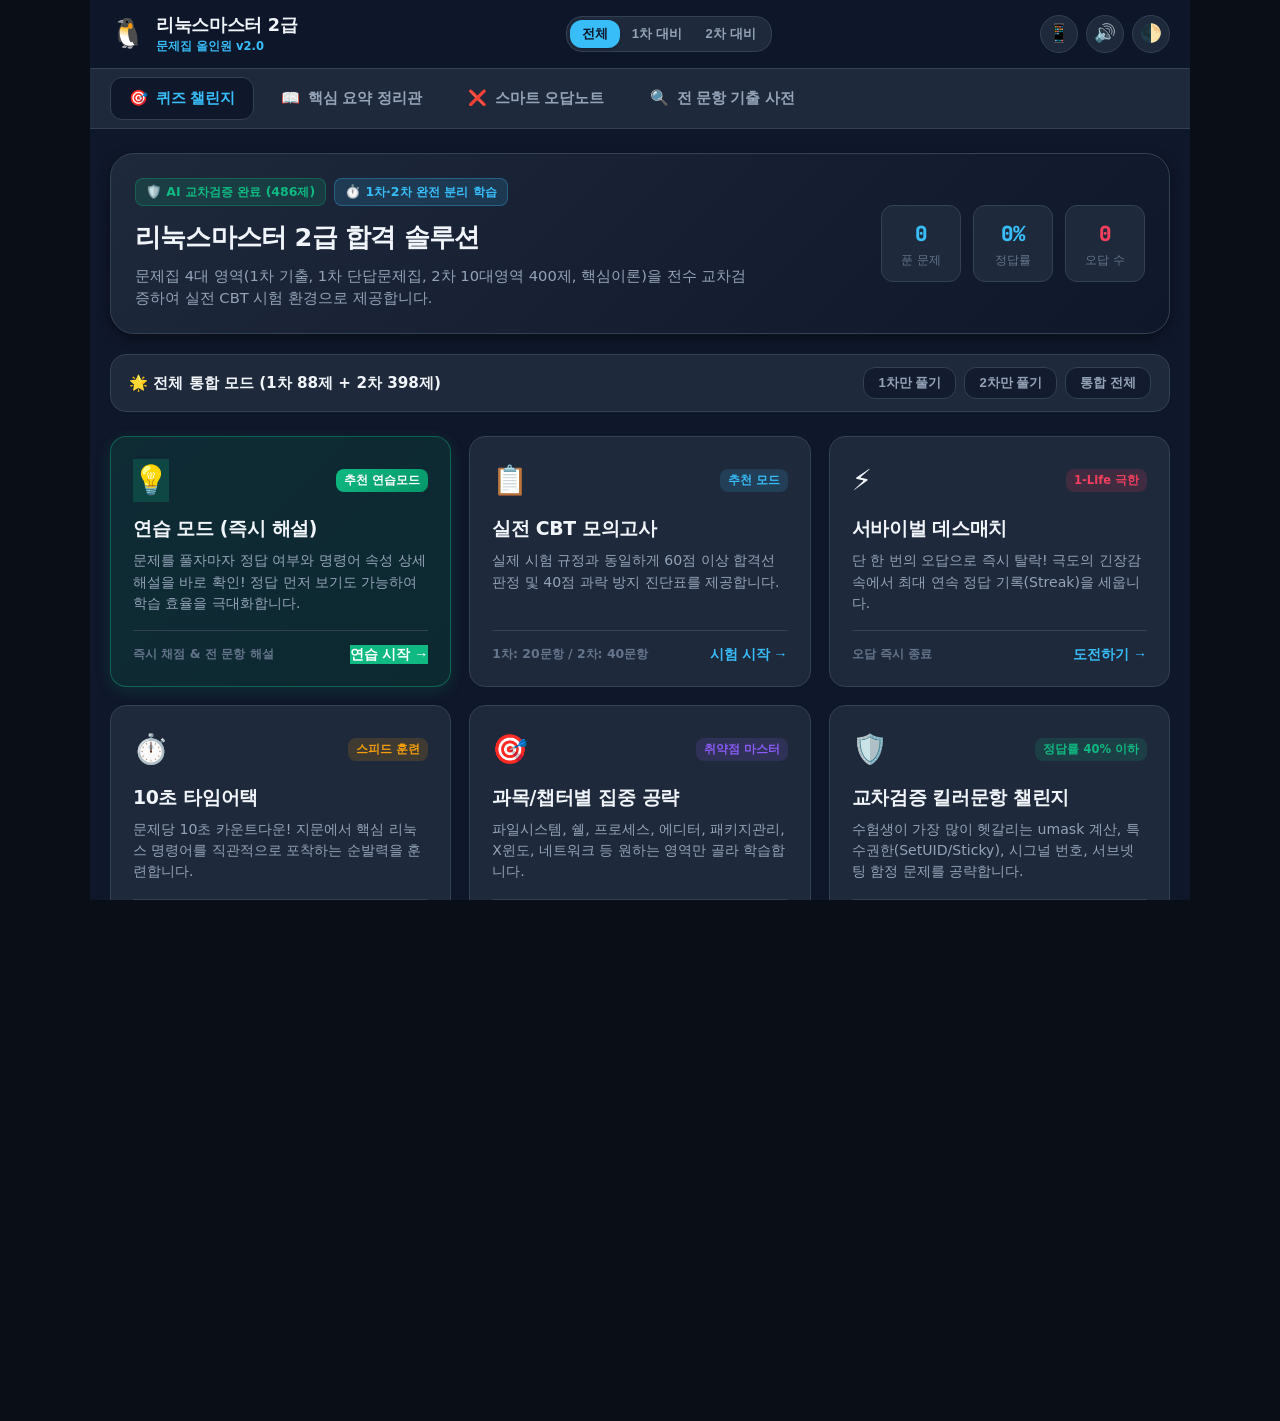
<file: study_03_01/index.html>
<!DOCTYPE html>
<html lang="ko">
<head>
  <meta charset="UTF-8">
  <meta name="viewport" content="width=device-width, initial-scale=1.0, maximum-scale=1.0, user-scalable=no, viewport-fit=cover">
  <meta name="theme-color" content="#0f172a">
  <meta name="apple-mobile-web-app-capable" content="yes">
  <meta name="apple-mobile-web-app-status-bar-style" content="black-translucent">
  <title>리눅스마스터 2급 CBT & 합격 마스터</title>
  
  <link rel="stylesheet" href="style.css">
  <link rel="preconnect" href="https://fonts.googleapis.com">
  <link rel="preconnect" href="https://fonts.gstatic.com" crossorigin>
  <link href="https://fonts.googleapis.com/css2?family=Pretendard:wght@400;500;600;700;800;900&family=JetBrains+Mono:wght@500;700&display=swap" rel="stylesheet">
</head>
<body class="dark-theme">
  <!-- Desktop Mobile Frame Wrapper (when mobile preview is toggled) -->
  <div id="appViewport" class="app-viewport">
    
    <!-- Phone Mockup Frame (Active only when desktop mobile-emulator mode is toggled) -->
    <div id="phoneShell" class="phone-shell">
      <div class="phone-speaker"></div>
      
      <div class="app-container">
        
        <!-- 상단 헤더 / 유틸리티 바 -->
        <header class="top-nav">
          <div class="nav-brand" id="brandHomeBtn">
            <span class="brand-logo">🐧</span>
            <div class="brand-text">
              <span class="brand-title">리눅스마스터 2급</span>
              <span class="brand-badge">문제집 올인원 v2.0</span>
            </div>
          </div>

          <!-- 차수 선택 필터 (헤더 퀵 스위처) -->
          <div class="stage-selector-header">
            <button class="stage-pill active" data-stage="all">전체</button>
            <button class="stage-pill" data-stage="1차">1차 대비</button>
            <button class="stage-pill" data-stage="2차">2차 대비</button>
          </div>

          <div class="nav-controls">
            <!-- 데스크톱 스마트폰 뷰 시뮬레이션 토글 버튼 -->
            <button id="mobileViewToggleBtn" class="icon-btn desktop-only" title="스마트폰 화면 미리보기 모드 전환">
              <span class="icon">📱</span>
            </button>
            <button id="soundToggleBtn" class="icon-btn" title="효과음 켜기/끄기">
              <span class="icon">🔊</span>
            </button>
            <button id="themeToggleBtn" class="icon-btn" title="다크/라이트 테마 전환">
              <span class="icon">🌓</span>
            </button>
          </div>
        </header>

        <!-- 메인 네비게이션 탭 (데스크톱/태블릿) -->
        <nav class="main-tabs desktop-tabs">
          <button class="tab-btn active" data-view="home">
            <span class="tab-icon">🎯</span>
            <span class="tab-label">퀴즈 챌린지</span>
          </button>
          <button class="tab-btn" data-view="study">
            <span class="tab-icon">📖</span>
            <span class="tab-label">핵심 요약 정리관</span>
          </button>
          <button class="tab-btn" data-view="wrong">
            <span class="tab-icon">❌</span>
            <span class="tab-label">스마트 오답노트</span>
            <span id="wrongCountBadge" class="count-badge hidden">0</span>
          </button>
          <button class="tab-btn" data-view="explorer">
            <span class="tab-icon">🔍</span>
            <span class="tab-label">전 문항 기출 사전</span>
          </button>
        </nav>

        <!-- 메인 컨텐츠 영역 -->
        <main class="content-area">
          
          <!-- 1. 홈 / 퀴즈 로비 뷰 -->
          <section id="viewHome" class="app-view active">
            <!-- 환영 배너 & 학습 진도 요약 -->
            <div class="hero-card">
              <div class="hero-content">
                <div class="hero-badge-row">
                  <span class="badge verified-pill">🛡️ AI 교차검증 완료 (486제)</span>
                  <span class="badge time-pill">⏱️ 1차·2차 완전 분리 학습</span>
                </div>
                <h1 class="hero-title">리눅스마스터 2급 합격 솔루션</h1>
                <p class="hero-desc">문제집 4대 영역(1차 기출, 1차 단답문제집, 2차 10대영역 400제, 핵심이론)을 전수 교차검증하여 실전 CBT 시험 환경으로 제공합니다.</p>
              </div>
              <div class="hero-stats">
                <div class="stat-box">
                  <span class="stat-num" id="statTotalSolved">0</span>
                  <span class="stat-label">푼 문제</span>
                </div>
                <div class="stat-box">
                  <span class="stat-num" id="statAccuracy">0%</span>
                  <span class="stat-label">정답률</span>
                </div>
                <div class="stat-box">
                  <span class="stat-num text-danger" id="statWrongCount">0</span>
                  <span class="stat-label">오답 수</span>
                </div>
              </div>
            </div>

            <!-- 현재 선택된 차수 표시 배너 -->
            <div class="stage-banner">
              <span class="stage-indicator" id="currentStageIndicator">🌟 전체 통합 모드 (1차 88제 + 2차 398제)</span>
              <div class="stage-banner-btns">
                <button class="btn-subtle" onclick="setAppStage('1차')">1차만 풀기</button>
                <button class="btn-subtle" onclick="setAppStage('2차')">2차만 풀기</button>
                <button class="btn-subtle" onclick="setAppStage('all')">통합 전체</button>
              </div>
            </div>

                        <!-- 7대 퀴즈 및 연습 모드 카드 그리드 -->
            <div class="mode-grid">
              
              <!-- 모드 0: 문제 풀고 즉시 해설 보는 학습형 연습 모드 -->
              <div class="mode-card practice-card" onclick="startQuizMode('practice')">
                <div class="mode-header">
                  <span class="mode-icon">💡</span>
                  <span class="mode-tag popular">추천 연습모드</span>
                </div>
                <h3 class="mode-name">연습 모드 (즉시 해설)</h3>
                <p class="mode-desc">문제를 풀자마자 정답 여부와 명령어 속성 상세 해설을 바로 확인! 정답 먼저 보기도 가능하여 학습 효율을 극대화합니다.</p>
                <div class="mode-footer">
                  <span class="mode-spec" id="practiceModeSpec">즉시 채점 & 전 문항 해설</span>
                  <button class="mode-start-btn">연습 시작 →</button>
                </div>
              </div>
              
              <!-- 모드 1: 실전 CBT 모의고사 -->
              <div class="mode-card primary-card" onclick="startQuizMode('cbt')">
                <div class="mode-header">
                  <span class="mode-icon">📋</span>
                  <span class="mode-tag popular">추천 모드</span>
                </div>
                <h3 class="mode-name">실전 CBT 모의고사</h3>
                <p class="mode-desc">실제 시험 규정과 동일하게 60점 이상 합격선 판정 및 40점 과락 방지 진단표를 제공합니다.</p>
                <div class="mode-footer">
                  <span class="mode-spec" id="cbtModeSpec">1차: 20문항 / 2차: 40문항</span>
                  <button class="mode-start-btn">시험 시작 →</button>
                </div>
              </div>

              <!-- 모드 2: 서바이벌 데스매치 -->
              <div class="mode-card survival-card" onclick="startQuizMode('survival')">
                <div class="mode-header">
                  <span class="mode-icon">⚡</span>
                  <span class="mode-tag danger">1-Life 극한</span>
                </div>
                <h3 class="mode-name">서바이벌 데스매치</h3>
                <p class="mode-desc">단 한 번의 오답으로 즉시 탈락! 극도의 긴장감 속에서 최대 연속 정답 기록(Streak)을 세웁니다.</p>
                <div class="mode-footer">
                  <span class="mode-spec">오답 즉시 종료</span>
                  <button class="mode-start-btn">도전하기 →</button>
                </div>
              </div>

              <!-- 모드 3: 10초 타임어택 -->
              <div class="mode-card timeattack-card" onclick="startQuizMode('timeattack')">
                <div class="mode-header">
                  <span class="mode-icon">⏱️</span>
                  <span class="mode-tag warning">스피드 훈련</span>
                </div>
                <h3 class="mode-name">10초 타임어택</h3>
                <p class="mode-desc">문제당 10초 카운트다운! 지문에서 핵심 리눅스 명령어를 직관적으로 포착하는 순발력을 훈련합니다.</p>
                <div class="mode-footer">
                  <span class="mode-spec">문제당 10초 제한</span>
                  <button class="mode-start-btn">스피드 런 →</button>
                </div>
              </div>

              <!-- 모드 4: 과목/챕터별 집중 공략 -->
              <div class="mode-card subject-card" onclick="openSubjectModal()">
                <div class="mode-header">
                  <span class="mode-icon">🎯</span>
                  <span class="mode-tag info">취약점 마스터</span>
                </div>
                <h3 class="mode-name">과목/챕터별 집중 공략</h3>
                <p class="mode-desc">파일시스템, 쉘, 프로세스, 에디터, 패키지관리, X윈도, 네트워크 등 원하는 영역만 골라 학습합니다.</p>
                <div class="mode-footer">
                  <span class="mode-spec">11개 세부 챕터</span>
                  <button class="mode-start-btn">영역 선택 →</button>
                </div>
              </div>

              <!-- 모드 5: AI 교차검증 킬러문항 -->
              <div class="mode-card killer-card" onclick="startQuizMode('killer')">
                <div class="mode-header">
                  <span class="mode-icon">🛡️</span>
                  <span class="mode-tag verified">정답률 40% 이하</span>
                </div>
                <h3 class="mode-name">교차검증 킬러문항 챌린지</h3>
                <p class="mode-desc">수험생이 가장 많이 헷갈리는 umask 계산, 특수권한(SetUID/Sticky), 시그널 번호, 서브넷팅 함정 문제를 공략합니다.</p>
                <div class="mode-footer">
                  <span class="mode-spec">엄선 고난도 30제</span>
                  <button class="mode-start-btn">킬러 공략 →</button>
                </div>
              </div>

              <!-- 모드 6: 스마트 오답 집중 재시험 -->
              <div class="mode-card wrong-card" onclick="startQuizMode('wrong_retry')">
                <div class="mode-header">
                  <span class="mode-icon">🔄</span>
                  <span class="mode-tag accent">오답 제로 프로젝트</span>
                </div>
                <h3 class="mode-name">오답노트 집중 재시험</h3>
                <p class="mode-desc">학습 중 틀렸던 문제들만 자동으로 모아 완전히 내 것이 될 때까지 반복 훈련합니다.</p>
                <div class="mode-footer">
                  <span class="mode-spec" id="wrongModeSpec">오답 0문제 누적</span>
                  <button class="mode-start-btn">오답 정복 →</button>
                </div>
              </div>

            </div>

            <!-- 하단 퀵 링크 배너: 핵심 요약집 바로가기 -->
            <div class="quick-study-banner" onclick="switchView('study')">
              <div class="quick-study-text">
                <span class="qs-badge">📚 시험장 10분 전 필수</span>
                <h4>문제를 풀기 전에 핵심 개념을 먼저 읽고 싶으신가요?</h4>
                <p>1차 단기 암기장 및 2차 10대 핵심 챕터 총정리 요약관으로 바로 이동합니다.</p>
              </div>
              <span class="qs-arrow">요약 읽기 ➔</span>
            </div>
          </section>


          <!-- 2. 퀴즈 실행 뷰 (Quiz Active View) -->
          <section id="viewQuiz" class="app-view">
            <!-- 퀴즈 상태 표시 헤더 -->
            <div class="quiz-top-bar">
              <div class="quiz-progress-wrap">
                <div class="progress-labels">
                  <span class="progress-step" id="quizProgressText">문제 1 / 20</span>
                  <span class="progress-streak" id="quizStreakText">🔥 0 연승</span>
                </div>
                <div class="progress-track">
                  <div class="progress-fill" id="quizProgressFill" style="width: 5%;"></div>
                </div>
              </div>

              <div class="quiz-status-badges">
                <span class="badge stage-badge" id="quizStageBadge">1차</span>
                <span class="badge subject-badge" id="quizSubjectBadge">리눅스 일반</span>
                <span class="badge timer-badge hidden" id="quizTimerBadge">⏱️ 10초</span>
                <button class="bookmark-btn" id="bookmarkBtn" title="이 문제 북마크">🔖</button>
              </div>
            </div>

            <!-- 문제 카드 -->
            <div class="question-card" id="questionCard">
              <div class="question-header">
                <div class="q-header-left">
                  <span class="q-number" id="qNumber">Q.1</span>
                  <span class="q-verified-tag" title="공식 man page 및 기출 교차검증 완료">🛡️ AI 교차검증 완료</span>
                </div>
                <div class="q-header-actions">
                  <button class="btn-subtle practice-only-btn" id="revealPracticeAnsBtn" title="문제를 풀지 않고 정답과 상세 해설을 바로 확인합니다">💡 정답 & 해설 바로보기</button>
                </div>
              </div>
              
              <div class="question-body">
                <div class="question-text" id="questionText">문제 지문이 여기에 로드됩니다.</div>
              </div>

              <!-- 4개 선택지 -->
              <div class="options-list" id="optionsList">
                <!-- 옵션 버튼들은 JS로 동적 생성됨 -->
              </div>

              <!-- 해설 및 즉시 피드백 박스 -->
              <div class="explanation-box hidden" id="explanationBox">
                <div class="exp-header">
                  <span class="exp-title" id="expResultTitle">정답입니다! 🎉</span>
                  <span class="exp-verified-badge" id="expVerifiedNote"></span>
                </div>
                <div class="exp-content" id="expContent">
                  해설 내용이 여기에 표시됩니다.
                </div>
                <div class="exp-actions">
                  <button class="btn-primary" id="nextQuestionBtn">다음 문제로 이동 ➔</button>
                </div>
              </div>
            </div>

            <!-- 퀴즈 하단 컨트롤 바 -->
            <div class="quiz-bottom-controls">
              <button class="btn-ghost" id="quizQuitBtn">✕ 시험 종료</button>
              <div class="quiz-nav-btns">
                <button class="btn-secondary" id="quizPrevBtn">◀ 이전</button>
                <button class="btn-secondary" id="quizSkipBtn">건너뛰기 ▶</button>
                <button class="btn-primary" id="quizSubmitBtn">최종 제출 📋</button>
              </div>
            </div>
          </section>


          <!-- 3. 핵심 요약 정리관 뷰 (Study Hub View) -->
          <section id="viewStudy" class="app-view">
            <div class="study-header-card">
              <div class="study-title-row">
                <div class="study-titles">
                  <h2>📖 리눅스마스터 2급 핵심 요약 정리관</h2>
                  <p>문제집 2개 파일의 전 챕터(1차 필수 역사/라이선스 + 2차 10대 핵심 챕터)를 언제 어디서나 스마트폰과 PC에서 읽을 수 있도록 정리했습니다.</p>
                </div>
                <div class="study-quick-actions">
                  <button class="btn-subtle" id="expandAllChaptersBtn">전체 펼치기</button>
                  <button class="btn-subtle" id="collapseAllChaptersBtn">전체 접기</button>
                </div>
              </div>

              <!-- 검색 및 필터 바 -->
              <div class="study-filter-bar">
                <div class="search-input-wrap">
                  <span class="search-icon">🔍</span>
                  <input type="text" id="studySearchInput" placeholder="명령어, 옵션, 키워드 검색 (예: chmod, crontab, resolv.conf, GPL, QNX)...">
                  <button class="clear-search-btn hidden" id="clearStudySearchBtn">✕</button>
                </div>
                <div class="study-stage-pills">
                  <button class="study-pill active" data-study-stage="all">전체 챕터</button>
                  <button class="study-pill" data-study-stage="1차">1차 필수 암기장</button>
                  <button class="study-pill" data-study-stage="2차">2차 10대 챕터</button>
                </div>
              </div>
            </div>

            <!-- 챕터 아코디언 컨테이너 -->
            <div class="study-chapters-container" id="studyChaptersContainer">
              <!-- JS로 11개 챕터 동적 렌더링 -->
            </div>
          </section>


          <!-- 4. 스마트 오답노트 뷰 (Wrong Note View) -->
          <section id="viewWrong" class="app-view">
            <div class="wrong-header-card">
              <div class="wrong-title-row">
                <div>
                  <h2>❌ 스마트 오답노트</h2>
                  <p>틀린 문제는 로컬 스토리지에 자동 수집됩니다. 반복 학습을 통해 오답률 0%에 도전하세요!</p>
                </div>
                <div class="wrong-header-actions">
                  <button class="btn-primary" id="retryWrongQuestionsBtn">오답만 모아서 재시험 보기 ➔</button>
                  <button class="btn-danger-outline" id="clearWrongNotesBtn">오답노트 비우기</button>
                </div>
              </div>

              <!-- 필터 탭 -->
              <div class="wrong-filter-tabs">
                <button class="wrong-filter-btn active" data-wrong-stage="all">전체 오답 (<span id="wrongFilterAllCount">0</span>)</button>
                <button class="wrong-filter-btn" data-wrong-stage="1차">1차 오답 (<span id="wrongFilter1Count">0</span>)</button>
                <button class="wrong-filter-btn" data-wrong-stage="2차">2차 오답 (<span id="wrongFilter2Count">0</span>)</button>
              </div>
            </div>

            <!-- 오답 리스트 -->
            <div class="wrong-list-container" id="wrongListContainer">
              <!-- JS로 동적 렌더링 -->
            </div>
          </section>


          <!-- 5. 전 문항 기출 사전 뷰 (Question Explorer View) -->
          <section id="viewExplorer" class="app-view">
            <div class="explorer-header-card">
              <h2>🔍 전 문항 기출 사전 (486제)</h2>
              <p>문제집에서 추출 및 교차검증된 486개 전 문항을 키워드 및 과목별로 편리하게 검색하고 해설을 열람하세요.</p>
              
              <div class="explorer-search-bar">
                <div class="search-input-wrap">
                  <span class="search-icon">🔍</span>
                  <input type="text" id="explorerSearchInput" placeholder="문제 지문, 보기, 해설 검색 (예: /etc/passwd, kill, vi, 포트)...">
                  <button class="clear-search-btn hidden" id="clearExplorerSearchBtn">✕</button>
                </div>
                <select id="explorerStageSelect" class="styled-select">
                  <option value="all">전체 차수</option>
                  <option value="1차">1차 시험 문제만</option>
                  <option value="2차">2차 시험 문제만</option>
                </select>
                <select id="explorerChapterSelect" class="styled-select">
                  <option value="all">전체 챕터</option>
                  <!-- JS로 채워짐 -->
                </select>
              </div>
              <div class="explorer-stats-line">
                검색 결과: <strong id="explorerMatchCount">486</strong>문항
              </div>
            </div>

            <!-- 문항 리스트 -->
            <div class="explorer-list-container" id="explorerListContainer">
              <!-- JS로 동적 렌더링 -->
            </div>
          </section>


          <!-- 6. 시험 결과 뷰 (Result View) -->
          <section id="viewResult" class="app-view">
            <div class="result-card">
              <div class="result-verdict-badge" id="resultVerdictBadge">
                <span class="verdict-icon" id="resultVerdictIcon">🎉</span>
                <span class="verdict-text" id="resultVerdictText">최종 합격</span>
              </div>

              <div class="score-display">
                <div class="score-circle">
                  <span class="score-number" id="resultScoreNum">85</span>
                  <span class="score-max">/ 100점</span>
                </div>
                <div class="score-meta">
                  <div class="meta-row">
                    <span class="meta-label">시험 모드:</span>
                    <strong class="meta-val" id="resultModeName">실전 CBT 모의고사</strong>
                  </div>
                  <div class="meta-row">
                    <span class="meta-label">응시 차수:</span>
                    <strong class="meta-val" id="resultStageName">2차 시험 대비</strong>
                  </div>
                  <div class="meta-row">
                    <span class="meta-label">소요 시간:</span>
                    <strong class="meta-val" id="resultDuration">12분 40초</strong>
                  </div>
                  <div class="meta-row">
                    <span class="meta-label">정답 / 오답:</span>
                    <strong class="meta-val" id="resultCorrectRatio">34개 정답 / 6개 오답</strong>
                  </div>
                </div>
              </div>

              <!-- 과목별 과락 진단표 -->
              <div class="result-breakdown-section">
                <h3>📊 과목별 성적 및 과락 진단 (과락 기준: 40점 미만)</h3>
                <div class="breakdown-list" id="resultBreakdownList">
                  <!-- JS로 동적 생성 -->
                </div>
              </div>

              <!-- 액션 버튼들 -->
              <div class="result-actions">
                <button class="btn-primary" id="resultReviewWrongBtn">오답 복습하기 (오답노트) ➔</button>
                <button class="btn-secondary" id="resultRetryBtn">같은 모드 다시 풀기 🔄</button>
                <button class="btn-ghost" onclick="switchView('home')">메인 홈으로 이동 🏠</button>
              </div>
            </div>
          </section>

        </main>

        <!-- 스마트폰 환경 전용 하단 고정 네비게이션 바 (Mobile Bottom Navigation) -->
        <nav class="mobile-bottom-nav">
          <button class="bottom-nav-item active" data-mobile-view="home">
            <span class="b-icon">🏠</span>
            <span class="b-label">홈</span>
          </button>
          <button class="bottom-nav-item" data-mobile-view="stage1">
            <span class="b-icon">1️⃣</span>
            <span class="b-label">1차 모의</span>
          </button>
          <button class="bottom-nav-item" data-mobile-view="stage2">
            <span class="b-icon">2️⃣</span>
            <span class="b-label">2차 모의</span>
          </button>
          <button class="bottom-nav-item" data-mobile-view="study">
            <span class="b-icon">📖</span>
            <span class="b-label">요약집</span>
          </button>
          <button class="bottom-nav-item" data-mobile-view="wrong">
            <span class="b-icon">❌</span>
            <span class="b-label">오답노트</span>
            <span id="mobileWrongBadge" class="b-badge hidden">0</span>
          </button>
        </nav>

      </div>
    </div>
  </div>

  <!-- 과목/챕터 선택 모달 -->
  <div class="modal-overlay hidden" id="subjectModal">
    <div class="modal-card">
      <div class="modal-header">
        <h3>🎯 공략할 영역/챕터를 선택하세요</h3>
        <button class="modal-close-btn" onclick="closeSubjectModal()">✕</button>
      </div>
      <div class="modal-body">
        <div class="subject-selection-list" id="subjectSelectionList">
          <!-- JS로 동적 렌더링 -->
        </div>
      </div>
    </div>
  </div>

  <!-- 데이터 스크립트 로드 -->
  <script src="questions.js"></script>
  <script src="study_data.js"></script>
  <script src="app.js"></script>
</body>
</html>
</file>
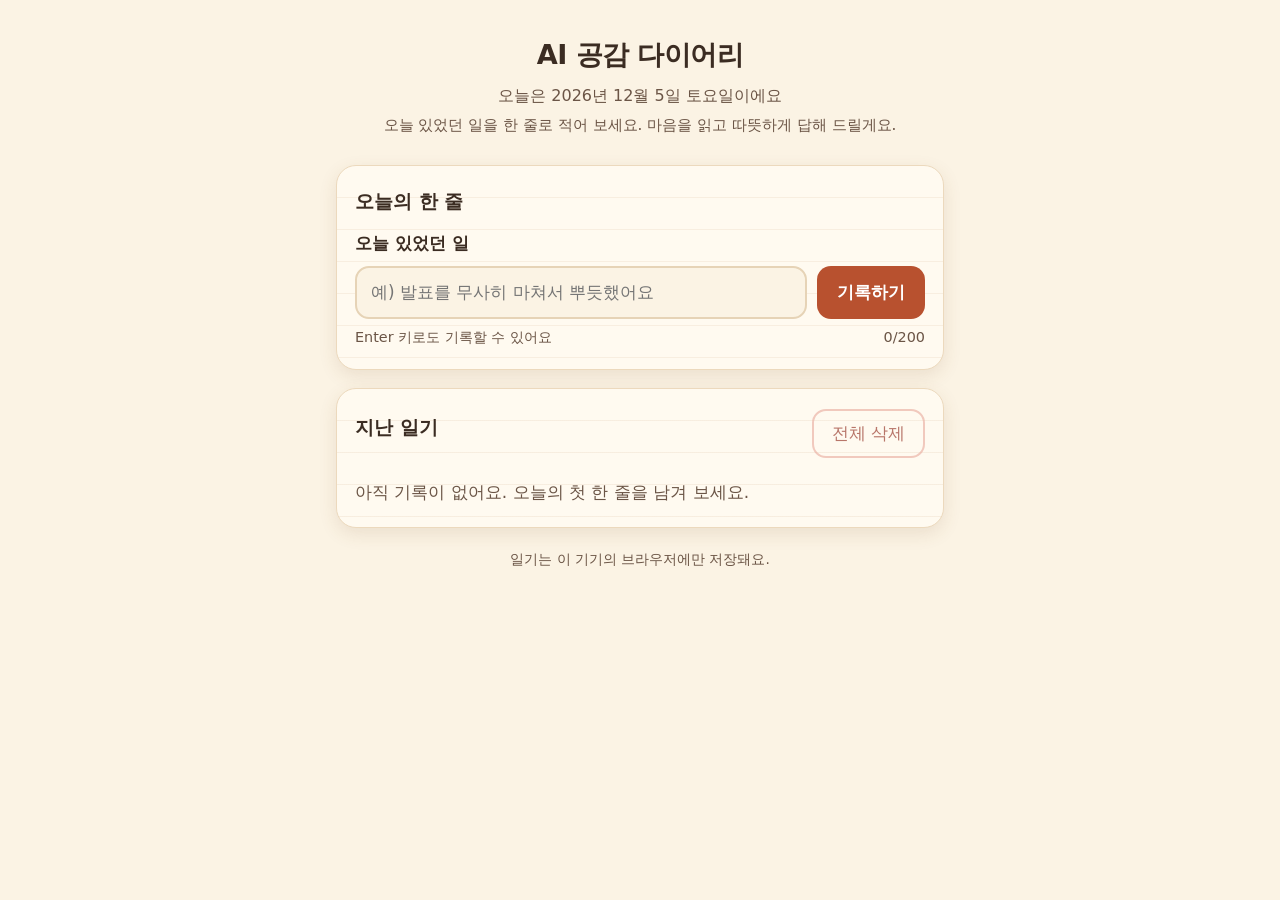
<file: study_05/index.html>
<!DOCTYPE html>
<html lang="ko">
<head>
<meta charset="utf-8">
<meta name="viewport" content="width=device-width, initial-scale=1">
<meta name="color-scheme" content="light dark">
<title>AI 공감 다이어리</title>
<style>
:root {
  --bg: #fbf3e4;
  --paper: #fffaf0;
  --paper-edge: #ecd9bd;
  --ink: #3b2c22;
  --ink-soft: #6b5546;
  --accent: #b8512f;
  --accent-ink: #ffffff;
  --accent-hover: #9c4124;
  --peach: #ffe3cf;
  --peach-ink: #7a3517;
  --line: #e6d3b6;
  --danger-bg: #fde8e4;
  --danger-ink: #8a1f11;
  --danger-line: #e9a99c;
  --notice-bg: #fff1c9;
  --notice-ink: #5c4300;
  --notice-line: #d9a928;
  --focus: #1f5fbf;
  --shadow: 0 6px 18px rgba(120, 80, 40, .12);
}
@media (prefers-color-scheme: dark) {
  :root:not([data-theme="light"]) {
    --bg: #231a14;
    --paper: #2e231b;
    --paper-edge: #473628;
    --ink: #f6e8d6;
    --ink-soft: #cdb8a0;
    --accent: #f0a47c;
    --accent-ink: #2a1408;
    --accent-hover: #f7b995;
    --peach: #4a3225;
    --peach-ink: #ffd9c0;
    --line: #4d3c2e;
    --danger-bg: #4a2420;
    --danger-ink: #ffd6cf;
    --danger-line: #a65a4e;
    --notice-bg: #4a3b12;
    --notice-ink: #ffeaa8;
    --notice-line: #b8932f;
    --focus: #8ab8ff;
    --shadow: 0 6px 18px rgba(0, 0, 0, .35);
  }
}
* { box-sizing: border-box; }
html { -webkit-text-size-adjust: 100%; }
body {
  margin: 0;
  background: var(--bg);
  color: var(--ink);
  font-family: "Nanum Pen Script", "Gaegu", "Malgun Gothic", "맑은 고딕", "Apple SD Gothic Neo", "Noto Sans KR", system-ui, sans-serif;
  font-size: 1.0625rem;
  line-height: 1.7;
  min-height: 100vh;
}
.wrap { max-width: 640px; margin: 0 auto; padding: 20px 16px 48px; }
header { text-align: center; padding: 12px 0 8px; }
h1 { margin: 0; font-size: 1.7rem; letter-spacing: -.02em; overflow-wrap: anywhere; }
.today { margin: 4px 0 0; color: var(--ink-soft); font-size: 1rem; }
.sub { margin: 4px 0 0; color: var(--ink-soft); font-size: .95rem; }

.paper {
  background:
    repeating-linear-gradient(to bottom, transparent 0, transparent 31px, rgba(184, 130, 80, .10) 31px, rgba(184, 130, 80, .10) 32px),
    var(--paper);
  border: 1px solid var(--paper-edge);
  border-radius: 20px;
  box-shadow: var(--shadow);
  padding: 20px 18px;
  margin-top: 18px;
}
h2 { margin: 0 0 10px; font-size: 1.2rem; }
label.field-label { display: block; font-weight: 700; margin-bottom: 8px; }
.row { display: flex; gap: 10px; align-items: stretch; flex-wrap: wrap; }
input[type="text"] {
  flex: 1 1 200px;
  min-width: 0;
  min-height: 48px;
  padding: 10px 14px;
  font: inherit;
  color: var(--ink);
  background: var(--bg);
  border: 2px solid var(--line);
  border-radius: 14px;
}
input[type="text"][aria-invalid="true"] { border-color: var(--danger-ink); }
button {
  font: inherit;
  min-height: 44px;
  min-width: 44px;
  padding: 8px 18px;
  border-radius: 14px;
  border: 2px solid transparent;
  cursor: pointer;
}
button.primary { background: var(--accent); color: var(--accent-ink); font-weight: 700; flex: 0 0 auto; }
button.primary:hover:not(:disabled) { background: var(--accent-hover); }
button.ghost { background: transparent; color: var(--ink); border-color: var(--line); }
button.ghost:hover:not(:disabled) { background: var(--peach); }
button.danger { background: transparent; color: var(--danger-ink); border-color: var(--danger-line); }
button.danger:hover:not(:disabled) { background: var(--danger-bg); }
button:disabled { opacity: .6; cursor: not-allowed; }
:focus-visible { outline: 3px solid var(--focus); outline-offset: 2px; }

.meta { display: flex; justify-content: space-between; gap: 8px; margin-top: 6px; font-size: .9rem; color: var(--ink-soft); }
.counter.limit { color: var(--danger-ink); font-weight: 700; }
.msg { margin: 8px 0 0; padding: 10px 14px; border-radius: 12px; border: 1px solid var(--danger-line); background: var(--danger-bg); color: var(--danger-ink); overflow-wrap: anywhere; }
.msg[hidden] { display: none; }
.msg.info { border-color: var(--line); background: var(--peach); color: var(--peach-ink); }
.loading { display: flex; align-items: center; gap: 10px; margin-top: 12px; color: var(--ink-soft); }
.loading[hidden] { display: none; }
.dot { width: 12px; height: 12px; border-radius: 50%; background: var(--accent); animation: pulse 1.2s ease-in-out infinite; }
@keyframes pulse { 0%, 100% { transform: scale(.7); opacity: .5; } 50% { transform: scale(1.15); opacity: 1; } }

.result { background: var(--peach); color: var(--peach-ink); border-radius: 18px; padding: 16px; margin-top: 14px; animation: rise .35s ease-out; }
.result[hidden] { display: none; }
@keyframes rise { from { transform: translateY(8px); opacity: 0; } to { transform: none; opacity: 1; } }
.emo { display: flex; align-items: center; gap: 10px; flex-wrap: wrap; }
.emo-emoji { font-size: 2.2rem; line-height: 1; }
.emo-name { font-size: 1.3rem; font-weight: 700; overflow-wrap: anywhere; }
.intensity { letter-spacing: .15em; color: var(--accent); font-size: 1.1rem; }
.result .intensity { color: var(--peach-ink); }
.empathy { margin: 12px 0 0; white-space: pre-wrap; overflow-wrap: anywhere; }
.chips { list-style: none; margin: 12px 0 0; padding: 0; display: flex; flex-wrap: wrap; gap: 8px; }
.chip { background: var(--paper); color: var(--ink); border: 1px solid var(--line); border-radius: 999px; padding: 2px 12px; font-size: .95rem; overflow-wrap: anywhere; }
.safety { margin-top: 14px; padding: 12px 14px; border-radius: 12px; border: 2px solid var(--notice-line); background: var(--notice-bg); color: var(--notice-ink); font-weight: 600; overflow-wrap: anywhere; }

.list-head { display: flex; justify-content: space-between; align-items: center; gap: 10px; flex-wrap: wrap; }
.past { list-style: none; margin: 10px 0 0; padding: 0; display: grid; gap: 12px; }
.item { background: var(--bg); border: 1px solid var(--line); border-radius: 16px; padding: 12px 14px; }
.item-top { display: flex; justify-content: space-between; align-items: flex-start; gap: 8px; }
.item-date { color: var(--ink-soft); font-size: .9rem; }
.item-entry { margin: 4px 0; font-weight: 700; overflow-wrap: anywhere; }
.item-emo { margin: 0; color: var(--ink-soft); font-size: .95rem; overflow-wrap: anywhere; }
.item-empathy { margin: 6px 0 0; white-space: pre-wrap; overflow-wrap: anywhere; }
.empty { color: var(--ink-soft); margin: 10px 0 0; }
.sr-only { position: absolute; width: 1px; height: 1px; margin: -1px; padding: 0; overflow: hidden; clip: rect(0 0 0 0); white-space: nowrap; border: 0; }
footer { text-align: center; color: var(--ink-soft); font-size: .85rem; margin-top: 20px; }
@media (max-width: 400px) {
  .wrap { padding: 12px 10px 40px; }
  .paper { padding: 16px 12px; }
  button.primary { flex: 1 1 100%; }
}
@media (prefers-reduced-motion: reduce) {
  *, *::before, *::after { animation: none !important; transition: none !important; scroll-behavior: auto !important; }
}
</style>
</head>
<body>
<div class="wrap">
  <header>
    <h1>AI 공감 다이어리</h1>
    <p class="today" id="today"></p>
    <p class="sub">오늘 있었던 일을 한 줄로 적어 보세요. 마음을 읽고 따뜻하게 답해 드릴게요.</p>
  </header>

  <main>
    <section class="paper" aria-labelledby="write-title">
      <h2 id="write-title">오늘의 한 줄</h2>
      <form id="form" novalidate>
        <label class="field-label" for="entry">오늘 있었던 일</label>
        <div class="row">
          <input type="text" id="entry" name="entry" maxlength="200" autocomplete="off"
                 placeholder="예) 발표를 무사히 마쳐서 뿌듯했어요" aria-describedby="counter form-error">
          <button type="submit" class="primary" id="submit">기록하기</button>
        </div>
        <div class="meta">
          <span>Enter 키로도 기록할 수 있어요</span>
          <span class="counter" id="counter" aria-live="off">0/200</span>
        </div>
        <p class="msg" id="form-error" role="alert" hidden></p>
      </form>
      <div class="loading" id="loading" role="status" aria-live="polite" hidden>
        <span class="dot" aria-hidden="true"></span>
        <span>AI가 마음을 읽는 중이에요… 잠시만 기다려 주세요.</span>
      </div>
      <div id="result-live" aria-live="polite">
        <section class="result" id="result" aria-label="AI 공감 결과" hidden></section>
      </div>
    </section>

    <section class="paper" aria-labelledby="past-title">
      <div class="list-head">
        <h2 id="past-title">지난 일기</h2>
        <button type="button" class="danger" id="clear-all">전체 삭제</button>
      </div>
      <p class="msg" id="storage-msg" role="status" hidden></p>
      <ul class="past" id="past"></ul>
      <p class="empty" id="empty">아직 기록이 없어요. 오늘의 첫 한 줄을 남겨 보세요.</p>
    </section>
  </main>
  <footer>일기는 이 기기의 브라우저에만 저장돼요.</footer>
</div>

<script>
(function (root) {
  'use strict';

  var STORAGE_KEY = 'empathy_diary_entries';
  var MAX_LEN = 200;
  var MAX_ENTRIES = 500;
  var DAYS = ['일', '월', '화', '수', '목', '금', '토'];

  /* ---------- 순수 로직 ---------- */

  function pad2(n) { return n < 10 ? '0' + n : String(n); }

  // 예: "2026년 11월 19일 목요일"
  function formatDate(d) {
    if (!(d instanceof Date) || isNaN(d.getTime())) return '';
    return d.getFullYear() + '년 ' + (d.getMonth() + 1) + '월 ' + d.getDate() + '일 ' + DAYS[d.getDay()] + '요일';
  }

  // 예: "2026.11.19 14:05"
  function formatDateTime(d) {
    if (!(d instanceof Date) || isNaN(d.getTime())) return '';
    return d.getFullYear() + '.' + pad2(d.getMonth() + 1) + '.' + pad2(d.getDate()) + ' ' + pad2(d.getHours()) + ':' + pad2(d.getMinutes());
  }

  // 정수 1~5 로 보정. 숫자가 아니면 1 (가장 약한 강도).
  function clampIntensity(v) {
    var n = typeof v === 'string' && v.trim() !== '' ? Number(v) : v;
    if (typeof n !== 'number' || !isFinite(n)) return 1;
    n = Math.round(n);
    return Math.min(5, Math.max(1, n));
  }

  function intensityBar(v) {
    var n = clampIntensity(v);
    return '●'.repeat(n) + '○'.repeat(5 - n);
  }

  function intensityLabel(v) {
    return '감정 강도 5단계 중 ' + clampIntensity(v) + '단계';
  }

  // 입력 검사: 오류 문구(없으면 null)
  function validateEntry(text) {
    var t = typeof text === 'string' ? text.trim() : '';
    if (t.length === 0) return '오늘 있었던 일을 한 줄 적어 주세요.';
    if (t.length > MAX_LEN) return '한 줄은 ' + MAX_LEN + '자까지 적을 수 있어요. 조금만 줄여 주세요.';
    return null;
  }

  function str(v, max) {
    return typeof v === 'string' ? v.slice(0, max) : '';
  }

  // 서버 응답을 화면용으로 정리. 쓸 수 없으면 null.
  function normalizeResult(data) {
    if (!data || typeof data !== 'object' || Array.isArray(data)) return null;
    var emotion = str(data.emotion, 30).trim();
    var empathy = str(data.empathy, 2000).trim();
    if (!emotion || !empathy) return null;
    var keywords = Array.isArray(data.keywords)
      ? data.keywords.filter(function (k) { return typeof k === 'string' && k.trim(); }).slice(0, 10).map(function (k) { return k.trim().slice(0, 30); })
      : [];
    return {
      emotion: emotion,
      emotionEmoji: str(data.emotionEmoji, 8).trim() || '📝',
      intensity: clampIntensity(data.intensity),
      empathy: empathy,
      keywords: keywords,
      safetyNotice: str(data.safetyNotice, 1000).trim()
    };
  }

  // 저장된 JSON 문자열(또는 파싱된 값)을 검증해 정상 항목만 최신순으로 반환.
  function validateStoredEntries(raw) {
    var parsed = raw;
    if (typeof raw === 'string') {
      try { parsed = JSON.parse(raw); } catch (e) { return []; }
    }
    if (!Array.isArray(parsed)) return [];
    var out = [];
    parsed.forEach(function (it) {
      if (!it || typeof it !== 'object') return;
      if (typeof it.entry !== 'string' || !it.entry.trim()) return;
      if (typeof it.emotion !== 'string' || !it.emotion.trim()) return;
      if (typeof it.empathy !== 'string') return;
      var t = typeof it.date === 'string' || typeof it.date === 'number' ? new Date(it.date).getTime() : NaN;
      if (isNaN(t)) return;
      out.push({
        id: typeof it.id === 'string' && it.id ? it.id.slice(0, 60) : 'e' + t + '-' + out.length,
        date: new Date(t).toISOString(),
        entry: it.entry.slice(0, MAX_LEN),
        emotion: it.emotion.slice(0, 30),
        emotionEmoji: str(it.emotionEmoji, 8) || '📝',
        intensity: clampIntensity(it.intensity),
        empathy: it.empathy.slice(0, 2000),
        keywords: Array.isArray(it.keywords) ? it.keywords.filter(function (k) { return typeof k === 'string'; }).slice(0, 10).map(function (k) { return k.slice(0, 30); }) : []
      });
    });
    out.sort(function (a, b) { return new Date(b.date).getTime() - new Date(a.date).getTime(); });
    return out.slice(0, MAX_ENTRIES);
  }

  function getApiUrl(protocol) {
    return protocol === 'http:' || protocol === 'https:' ? '/api/diary' : 'http://127.0.0.1:5000/api/diary';
  }

  var SERVER_DOWN = '서버가 켜져 있지 않아요. study_05 폴더에서 python server.py 를 실행한 뒤 다시 시도해 주세요.';
  var DEFAULT_MESSAGES = {
    400: '입력한 내용을 다시 확인해 주세요. 한 줄(200자 이내)로 적어 주세요.',
    429: '요청이 너무 많아요. 잠시 후 다시 시도해 주세요.',
    502: 'AI의 답을 이해하지 못했어요. 잠시 후 다시 시도해 주세요.',
    504: 'AI의 답이 늦어지고 있어요. 잠시 후 다시 시도해 주세요.'
  };

  // status: HTTP 상태(0/null 이면 네트워크 오류), body: 파싱된 JSON 또는 null
  function mapError(status, body) {
    if (!status) return SERVER_DOWN;
    var serverMsg = body && typeof body === 'object' && typeof body.error === 'string' ? body.error.trim() : '';
    if (serverMsg && serverMsg.length <= 200) return serverMsg;
    if (DEFAULT_MESSAGES[status]) return DEFAULT_MESSAGES[status];
    if (status >= 500) return '서버에 문제가 생겼어요. 잠시 후 다시 시도해 주세요.';
    return '기록하지 못했어요. 잠시 후 다시 시도해 주세요.';
  }

  /* ---------- 화면(브라우저에서만) ---------- */

  function initUI() {
    var $ = function (id) { return document.getElementById(id); };
    var input = $('entry'), form = $('form'), submitBtn = $('submit'), counter = $('counter');
    var formError = $('form-error'), loading = $('loading'), resultEl = $('result');
    var pastEl = $('past'), emptyEl = $('empty'), storageMsg = $('storage-msg'), clearBtn = $('clear-all');
    var entries = [];
    var busy = false;

    $('today').textContent = '오늘은 ' + formatDate(new Date()) + '이에요';

    function loadEntries() {
      try {
        return validateStoredEntries(root.localStorage.getItem(STORAGE_KEY));
      } catch (e) {
        showStorage('이 브라우저에서는 저장된 일기를 불러올 수 없어요. 일기가 저장되지 않을 수 있어요.');
        return [];
      }
    }
    function saveEntries() {
      try {
        root.localStorage.setItem(STORAGE_KEY, JSON.stringify(entries));
        return true;
      } catch (e) {
        showStorage('일기를 이 기기에 저장하지 못했어요. 브라우저 저장 공간 설정을 확인해 주세요. 지금 화면에서는 계속 볼 수 있어요.');
        return false;
      }
    }
    function showStorage(text) { storageMsg.textContent = text; storageMsg.hidden = false; }

    function setError(text) {
      formError.textContent = text || '';
      formError.hidden = !text;
      input.setAttribute('aria-invalid', text ? 'true' : 'false');
    }
    function updateCounter() {
      var n = input.value.length;
      counter.textContent = n + '/' + MAX_LEN;
      counter.classList.toggle('limit', n >= MAX_LEN);
    }
    function setBusy(b) {
      busy = b;
      submitBtn.disabled = b;
      input.readOnly = b;
      submitBtn.textContent = b ? '기록 중…' : '기록하기';
      loading.hidden = !b;
      input.setAttribute('aria-busy', b ? 'true' : 'false');
    }

    function el(tag, cls, text) {
      var e = document.createElement(tag);
      if (cls) e.className = cls;
      if (text != null) e.textContent = text;
      return e;
    }
    function intensityNode(v) {
      var wrap = el('span', 'intensity');
      var bar = el('span', null, intensityBar(v));
      bar.setAttribute('aria-hidden', 'true');
      wrap.appendChild(bar);
      wrap.appendChild(el('span', 'sr-only', intensityLabel(v)));
      return wrap;
    }

    function renderResult(r) {
      resultEl.textContent = '';
      var emo = el('div', 'emo');
      var emoji = el('span', 'emo-emoji', r.emotionEmoji);
      emoji.setAttribute('aria-hidden', 'true');
      emo.appendChild(emoji);
      emo.appendChild(el('span', 'emo-name', r.emotion));
      emo.appendChild(intensityNode(r.intensity));
      resultEl.appendChild(emo);
      resultEl.appendChild(el('p', 'empathy', r.empathy));
      if (r.keywords.length) {
        var ul = el('ul', 'chips');
        ul.setAttribute('aria-label', '키워드');
        r.keywords.forEach(function (k) { ul.appendChild(el('li', 'chip', '#' + k)); });
        resultEl.appendChild(ul);
      }
      if (r.safetyNotice) {
        var box = el('div', 'safety', r.safetyNotice);
        box.setAttribute('role', 'alert');
        resultEl.appendChild(box);
      }
      resultEl.hidden = false;
    }

    function renderSafetyOnly(text) {
      resultEl.textContent = '';
      var box = el('div', 'safety', text);
      box.setAttribute('role', 'alert');
      resultEl.appendChild(box);
      resultEl.hidden = false;
    }

    function renderList() {
      pastEl.textContent = '';
      emptyEl.hidden = entries.length > 0;
      clearBtn.disabled = entries.length === 0;
      entries.forEach(function (it) {
        var li = el('li', 'item');
        var top = el('div', 'item-top');
        top.appendChild(el('span', 'item-date', formatDateTime(new Date(it.date))));
        var del = el('button', 'danger', '삭제');
        del.type = 'button';
        del.setAttribute('aria-label', formatDateTime(new Date(it.date)) + ' 일기 삭제');
        del.addEventListener('click', function () { deleteEntry(it.id); });
        top.appendChild(del);
        li.appendChild(top);
        li.appendChild(el('p', 'item-entry', it.entry));
        var emoLine = el('p', 'item-emo');
        var e1 = el('span', null, it.emotionEmoji);
        e1.setAttribute('aria-hidden', 'true');
        emoLine.appendChild(e1);
        emoLine.appendChild(el('span', null, ' ' + it.emotion + ' '));
        emoLine.appendChild(intensityNode(it.intensity));
        li.appendChild(emoLine);
        if (it.empathy) li.appendChild(el('p', 'item-empathy', it.empathy));
        pastEl.appendChild(li);
      });
    }

    function deleteEntry(id) {
      if (!root.confirm('이 일기를 삭제할까요?\n삭제하면 되돌릴 수 없어요.')) return;
      entries = entries.filter(function (e) { return e.id !== id; });
      saveEntries();
      renderList();
    }
    clearBtn.addEventListener('click', function () {
      if (entries.length === 0) return;
      if (!root.confirm('지난 일기 ' + entries.length + '개를 모두 삭제할까요?\n삭제하면 되돌릴 수 없어요.')) return;
      entries = [];
      saveEntries();
      renderList();
    });

    async function submit() {
      if (busy) return;
      var text = input.value.trim();
      var problem = validateEntry(text);
      if (problem) { setError(problem); input.focus(); return; }
      setError('');
      resultEl.hidden = true;
      setBusy(true);
      var ctrl = typeof AbortController === 'function' ? new AbortController() : null;
      var timer = ctrl ? setTimeout(function () { ctrl.abort(); }, 90000) : null;
      try {
        var res;
        try {
          res = await fetch(getApiUrl(root.location && root.location.protocol), {
            method: 'POST',
            headers: { 'Content-Type': 'application/json' },
            body: JSON.stringify({ entry: text }),
            signal: ctrl ? ctrl.signal : undefined
          });
        } catch (e) {
          setError(e && e.name === 'AbortError' ? mapError(504, null) : mapError(0, null));
          return;
        }
        var body = null;
        try { body = await res.json(); } catch (e) { body = null; }
        if (!res.ok) {
          setError(mapError(res.status, body));
          // 위기 문장이면 서버가 오류 응답에도 안내를 싣는다. 분석에 실패해도 반드시 보여 준다.
          var notice = body && typeof body === 'object' ? str(body.safetyNotice, 1000).trim() : '';
          if (notice) renderSafetyOnly(notice);
          return;
        }
        var r = normalizeResult(body);
        if (!r) { setError(mapError(502, null)); return; }
        renderResult(r);
        entries.unshift({
          id: 'e' + Date.now() + '-' + Math.floor(Math.random() * 1e6),
          date: new Date().toISOString(),
          entry: text, emotion: r.emotion, emotionEmoji: r.emotionEmoji,
          intensity: r.intensity, empathy: r.empathy, keywords: r.keywords
        });
        entries = entries.slice(0, MAX_ENTRIES);
        saveEntries();
        renderList();
        input.value = '';
        updateCounter();
      } finally {
        if (timer) clearTimeout(timer);
        setBusy(false);
      }
    }

    form.addEventListener('submit', function (e) { e.preventDefault(); submit(); });
    input.addEventListener('input', function () {
      updateCounter();
      if (!formError.hidden) setError('');
    });

    entries = loadEntries();
    renderList();
    updateCounter();
  }

  if (typeof document !== 'undefined') {
    if (document.readyState === 'loading') document.addEventListener('DOMContentLoaded', initUI);
    else initUI();
  }

  var api = {
    formatDate: formatDate, formatDateTime: formatDateTime, clampIntensity: clampIntensity,
    intensityBar: intensityBar, intensityLabel: intensityLabel, validateEntry: validateEntry,
    normalizeResult: normalizeResult, validateStoredEntries: validateStoredEntries,
    getApiUrl: getApiUrl, mapError: mapError, STORAGE_KEY: STORAGE_KEY
  };
  if (typeof module !== 'undefined' && module.exports) module.exports = api;
})(typeof window !== 'undefined' ? window : globalThis);
</script>
</body>
</html>
</file>
<file: study_03_01/style.css>
/* ==========================================================================
   리눅스마스터 2급 CBT & 합격 마스터 스타일시트 (style.css)
   - 모바일 퍼스트 반응형 디자인 (스마트폰 최적화)
   - 데스크톱 스마트폰 뷰 에뮬레이터 모드 지원
   - 다크/라이트 테마 시스템
   - 고대비 터미널 코드 스타일링 및 터치 친화적 48px+ 버튼
   ========================================================================== */

/* --------------------------------------------------------------------------
   1. CSS 변수 및 리셋 (Design Tokens)
   -------------------------------------------------------------------------- */
:root {
  --font-main: 'Pretendard', -apple-system, BlinkMacSystemFont, system-ui, Roboto, sans-serif;
  --font-mono: 'JetBrains Mono', 'Consolas', 'Courier New', monospace;

  /* 테마 컬러 (다크 기본) */
  --bg-body: #090e17;
  --bg-app: #0f172a;
  --bg-card: #1e293b;
  --bg-card-hover: #283548;
  --bg-input: #131c2e;
  --bg-terminal: #070b12;

  --border-subtle: #334155;
  --border-focus: #38bdf8;

  --text-main: #f1f5f9;
  --text-muted: #94a3b8;
  --text-sub: #64748b;

  --primary: #38bdf8;
  --primary-hover: #0ea5e9;
  --primary-glow: rgba(56, 189, 248, 0.2);

  --accent-green: #10b981;
  --accent-green-bg: rgba(16, 185, 129, 0.15);
  --accent-red: #f43f5e;
  --accent-red-bg: rgba(244, 63, 94, 0.15);
  --accent-amber: #f59e0b;
  --accent-purple: #8b5cf6;

  --radius-sm: 8px;
  --radius-md: 12px;
  --radius-lg: 16px;
  --radius-xl: 24px;

  --shadow-sm: 0 1px 3px rgba(0, 0, 0, 0.3);
  --shadow-md: 0 4px 12px rgba(0, 0, 0, 0.4);
  --shadow-lg: 0 10px 25px rgba(0, 0, 0, 0.5);

  --bottom-nav-height: 64px;
}

/* 라이트 테마 */
body.light-theme {
  --bg-body: #e2e8f0;
  --bg-app: #f8fafc;
  --bg-card: #ffffff;
  --bg-card-hover: #f1f5f9;
  --bg-input: #ffffff;
  --bg-terminal: #1e293b;

  --border-subtle: #cbd5e1;
  --border-focus: #0284c7;

  --text-main: #0f172a;
  --text-muted: #475569;
  --text-sub: #94a3b8;

  --primary: #0284c7;
  --primary-hover: #0369a1;
  --primary-glow: rgba(2, 132, 199, 0.15);

  --shadow-sm: 0 1px 3px rgba(0, 0, 0, 0.08);
  --shadow-md: 0 4px 12px rgba(0, 0, 0, 0.1);
  --shadow-lg: 0 10px 25px rgba(0, 0, 0, 0.12);
}

* {
  margin: 0;
  padding: 0;
  box-sizing: border-box;
  -webkit-tap-highlight-color: transparent;
}

html, body {
  width: 100%;
  height: 100%;
  font-family: var(--font-main);
  background-color: var(--bg-body);
  color: var(--text-main);
  line-height: 1.5;
  overflow-x: hidden;
  -webkit-font-smoothing: antialiased;
}

/* --------------------------------------------------------------------------
   2. 데스크톱 vs 스마트폰 뷰 에뮬레이터 쉘
   -------------------------------------------------------------------------- */
.app-viewport {
  width: 100%;
  min-height: 100vh;
  display: flex;
  justify-content: center;
  align-items: flex-start;
  transition: all 0.3s ease;
}

/* 기본 상태 (와이드 웹 뷰) */
.phone-shell {
  width: 100%;
  max-width: 1100px;
  min-height: 100vh;
  background-color: var(--bg-app);
  display: flex;
  flex-direction: column;
  position: relative;
  transition: all 0.3s cubic-bezier(0.4, 0, 0.2, 1);
}

.phone-speaker {
  display: none;
}

/* 데스크톱 환경에서 [스마트폰 모드] 토글 시 적용되는 폰 목업 프레임 */
body.mobile-emulator-active .app-viewport {
  padding: 24px 0;
  background: radial-gradient(circle at center, #1e293b 0%, #090e17 100%);
}

body.mobile-emulator-active .phone-shell {
  max-width: 420px;
  height: 880px;
  min-height: auto;
  border-radius: 44px;
  border: 12px solid #273549;
  box-shadow: 0 25px 60px rgba(0, 0, 0, 0.8), 0 0 0 1px rgba(255, 255, 255, 0.1);
  overflow: hidden;
}

body.mobile-emulator-active .phone-speaker {
  display: block;
  width: 60px;
  height: 5px;
  background-color: #334155;
  border-radius: 3px;
  margin: 10px auto 4px auto;
  z-index: 100;
}

.app-container {
  display: flex;
  flex-direction: column;
  flex: 1;
  width: 100%;
  height: 100%;
  overflow-y: auto;
  overflow-x: hidden;
  position: relative;
}

/* --------------------------------------------------------------------------
   3. 상단 헤더 & 네비게이션
   -------------------------------------------------------------------------- */
.top-nav {
  display: flex;
  align-items: center;
  justify-content: space-between;
  padding: 12px 20px;
  background-color: rgba(15, 23, 42, 0.85);
  backdrop-filter: blur(12px);
  border-bottom: 1px solid var(--border-subtle);
  position: sticky;
  top: 0;
  z-index: 50;
  gap: 12px;
}

body.light-theme .top-nav {
  background-color: rgba(248, 250, 252, 0.85);
}

.nav-brand {
  display: flex;
  align-items: center;
  gap: 10px;
  cursor: pointer;
  user-select: none;
}

.brand-logo {
  font-size: 1.8rem;
  line-height: 1;
}

.brand-text {
  display: flex;
  flex-direction: column;
}

.brand-title {
  font-size: 1.1rem;
  font-weight: 800;
  letter-spacing: -0.02em;
  color: var(--text-main);
}

.brand-badge {
  font-size: 0.72rem;
  color: var(--primary);
  font-weight: 600;
}

/* 상단 차수 퀵 스위처 */
.stage-selector-header {
  display: flex;
  background-color: var(--bg-card);
  padding: 3px;
  border-radius: var(--radius-lg);
  border: 1px solid var(--border-subtle);
}

.stage-pill {
  padding: 5px 12px;
  font-size: 0.82rem;
  font-weight: 600;
  color: var(--text-muted);
  background: transparent;
  border: none;
  border-radius: var(--radius-md);
  cursor: pointer;
  transition: all 0.2s;
}

.stage-pill:hover {
  color: var(--text-main);
}

.stage-pill.active {
  background-color: var(--primary);
  color: #0f172a;
  box-shadow: 0 1px 3px rgba(0, 0, 0, 0.2);
}

.nav-controls {
  display: flex;
  align-items: center;
  gap: 8px;
}

.icon-btn {
  width: 38px;
  height: 38px;
  display: flex;
  align-items: center;
  justify-content: center;
  background-color: var(--bg-card);
  border: 1px solid var(--border-subtle);
  border-radius: 50%;
  color: var(--text-main);
  cursor: pointer;
  font-size: 1.1rem;
  transition: all 0.2s;
}

.icon-btn:hover {
  background-color: var(--bg-card-hover);
  border-color: var(--primary);
  transform: translateY(-1px);
}

/* 메인 탭 네비게이션 (데스크톱) */
.main-tabs {
  display: flex;
  padding: 8px 20px;
  background-color: var(--bg-card);
  border-bottom: 1px solid var(--border-subtle);
  gap: 8px;
  overflow-x: auto;
}

.tab-btn {
  display: flex;
  align-items: center;
  gap: 8px;
  padding: 10px 18px;
  background: transparent;
  border: 1px solid transparent;
  border-radius: var(--radius-md);
  color: var(--text-muted);
  font-weight: 600;
  font-size: 0.95rem;
  cursor: pointer;
  white-space: nowrap;
  transition: all 0.2s;
  position: relative;
}

.tab-btn:hover {
  color: var(--text-main);
  background-color: rgba(255, 255, 255, 0.04);
}

.tab-btn.active {
  color: var(--primary);
  background-color: var(--bg-app);
  border-color: var(--border-subtle);
}

.count-badge {
  background-color: var(--accent-red);
  color: white;
  font-size: 0.72rem;
  font-weight: 700;
  padding: 2px 7px;
  border-radius: 10px;
}

.count-badge.hidden {
  display: none;
}

/* --------------------------------------------------------------------------
   4. 컨텐츠 뷰 레이아웃
   -------------------------------------------------------------------------- */
.content-area {
  flex: 1;
  padding: 24px 20px 80px 20px; /* 모바일 하단바 여백 확보 */
}

.app-view {
  display: none;
  animation: fadeIn 0.25s ease-out;
}

.app-view.active {
  display: block;
}

@keyframes fadeIn {
  from { opacity: 0; transform: translateY(6px); }
  to { opacity: 1; transform: translateY(0); }
}

/* --------------------------------------------------------------------------
   5. 뷰 1: 홈 / 퀴즈 로비 (Hero & Modes)
   -------------------------------------------------------------------------- */
.hero-card {
  background: linear-gradient(135deg, #1e293b 0%, #0f172a 100%);
  border: 1px solid var(--border-subtle);
  border-radius: var(--radius-xl);
  padding: 24px;
  display: flex;
  justify-content: space-between;
  align-items: center;
  gap: 20px;
  margin-bottom: 20px;
  box-shadow: var(--shadow-md);
}

body.light-theme .hero-card {
  background: linear-gradient(135deg, #ffffff 0%, #f1f5f9 100%);
}

.hero-content {
  flex: 1;
}

.hero-badge-row {
  display: flex;
  gap: 8px;
  margin-bottom: 12px;
  flex-wrap: wrap;
}

.badge {
  display: inline-flex;
  align-items: center;
  font-size: 0.78rem;
  font-weight: 700;
  padding: 4px 10px;
  border-radius: var(--radius-sm);
}

.verified-pill {
  background-color: var(--accent-green-bg);
  color: var(--accent-green);
  border: 1px solid rgba(16, 185, 129, 0.3);
}

.time-pill {
  background-color: rgba(56, 189, 248, 0.15);
  color: var(--primary);
  border: 1px solid rgba(56, 189, 248, 0.3);
}

.hero-title {
  font-size: 1.6rem;
  font-weight: 900;
  letter-spacing: -0.03em;
  margin-bottom: 8px;
  color: var(--text-main);
}

.hero-desc {
  font-size: 0.92rem;
  color: var(--text-muted);
  max-width: 620px;
  line-height: 1.5;
}

.hero-stats {
  display: flex;
  gap: 12px;
}

.stat-box {
  background-color: var(--bg-card);
  border: 1px solid var(--border-subtle);
  border-radius: var(--radius-md);
  padding: 12px 18px;
  min-width: 80px;
  text-align: center;
  display: flex;
  flex-direction: column;
}

.stat-num {
  font-size: 1.3rem;
  font-weight: 800;
  color: var(--primary);
  font-family: var(--font-mono);
}

.stat-num.text-danger {
  color: var(--accent-red);
}

.stat-label {
  font-size: 0.75rem;
  color: var(--text-sub);
  margin-top: 2px;
}

/* 차수 안내 배너 */
.stage-banner {
  background-color: var(--bg-card);
  border: 1px solid var(--border-subtle);
  border-radius: var(--radius-lg);
  padding: 12px 18px;
  display: flex;
  align-items: center;
  justify-content: space-between;
  margin-bottom: 24px;
  flex-wrap: wrap;
  gap: 12px;
}

.stage-indicator {
  font-size: 0.95rem;
  font-weight: 700;
  color: var(--text-main);
}

.stage-banner-btns {
  display: flex;
  gap: 8px;
}

.btn-subtle {
  background-color: var(--bg-input);
  border: 1px solid var(--border-subtle);
  color: var(--text-muted);
  font-size: 0.82rem;
  font-weight: 600;
  padding: 6px 14px;
  border-radius: var(--radius-md);
  cursor: pointer;
  transition: all 0.2s;
}

.btn-subtle:hover {
  background-color: var(--primary);
  color: #0f172a;
  border-color: var(--primary);
}

/* 6대 퀴즈 모드 그리드 */
.mode-grid {
  display: grid;
  grid-template-columns: repeat(auto-fit, minmax(300px, 1fr));
  gap: 18px;
  margin-bottom: 24px;
}

.mode-card {
  background-color: var(--bg-card);
  border: 1px solid var(--border-subtle);
  border-radius: var(--radius-lg);
  padding: 22px;
  cursor: pointer;
  display: flex;
  flex-direction: column;
  transition: all 0.25s cubic-bezier(0.4, 0, 0.2, 1);
  position: relative;
  overflow: hidden;
}

.mode-card:hover {
  transform: translateY(-4px);
  border-color: var(--primary);
  box-shadow: 0 12px 24px var(--primary-glow);
}

.mode-header {
  display: flex;
  align-items: center;
  justify-content: space-between;
  margin-bottom: 12px;
}

.mode-icon {
  font-size: 1.8rem;
}

.mode-tag {
  font-size: 0.72rem;
  font-weight: 700;
  padding: 3px 8px;
  border-radius: var(--radius-sm);
}

.mode-tag.popular { background: rgba(56, 189, 248, 0.15); color: var(--primary); }
.mode-tag.danger { background: var(--accent-red-bg); color: var(--accent-red); }
.mode-tag.warning { background: rgba(245, 158, 11, 0.15); color: var(--accent-amber); }
.mode-tag.info { background: rgba(139, 92, 246, 0.15); color: var(--accent-purple); }
.mode-tag.verified { background: var(--accent-green-bg); color: var(--accent-green); }
.mode-tag.accent { background: rgba(14, 165, 233, 0.15); color: #38bdf8; }

.mode-name {
  font-size: 1.18rem;
  font-weight: 800;
  color: var(--text-main);
  margin-bottom: 8px;
  letter-spacing: -0.02em;
}

.mode-desc {
  font-size: 0.88rem;
  color: var(--text-muted);
  line-height: 1.5;
  flex: 1;
  margin-bottom: 16px;
}

.mode-footer {
  display: flex;
  align-items: center;
  justify-content: space-between;
  padding-top: 14px;
  border-top: 1px solid var(--border-subtle);
}

.mode-spec {
  font-size: 0.78rem;
  font-weight: 600;
  color: var(--text-sub);
}

.mode-start-btn {
  background: transparent;
  border: none;
  color: var(--primary);
  font-weight: 700;
  font-size: 0.88rem;
  cursor: pointer;
  transition: transform 0.2s;
}

.mode-card:hover .mode-start-btn {
  transform: translateX(4px);
}

/* 퀵 요약집 배너 */
.quick-study-banner {
  background: linear-gradient(135deg, rgba(56, 189, 248, 0.1) 0%, rgba(99, 102, 241, 0.1) 100%);
  border: 1px dashed var(--primary);
  border-radius: var(--radius-lg);
  padding: 18px 22px;
  display: flex;
  align-items: center;
  justify-content: space-between;
  cursor: pointer;
  transition: all 0.2s;
  gap: 14px;
}

.quick-study-banner:hover {
  background: linear-gradient(135deg, rgba(56, 189, 248, 0.18) 0%, rgba(99, 102, 241, 0.18) 100%);
  transform: translateY(-2px);
}

.qs-badge {
  font-size: 0.75rem;
  font-weight: 700;
  color: var(--primary);
  margin-bottom: 4px;
  display: inline-block;
}

.quick-study-text h4 {
  font-size: 1.05rem;
  font-weight: 800;
  color: var(--text-main);
  margin-bottom: 4px;
}

.quick-study-text p {
  font-size: 0.85rem;
  color: var(--text-muted);
}

.qs-arrow {
  font-size: 0.95rem;
  font-weight: 800;
  color: var(--primary);
  white-space: nowrap;
}

/* --------------------------------------------------------------------------
   6. 뷰 2: 퀴즈 풀기 (Quiz Active View)
   -------------------------------------------------------------------------- */
.quiz-top-bar {
  display: flex;
  align-items: center;
  justify-content: space-between;
  gap: 16px;
  margin-bottom: 18px;
  flex-wrap: wrap;
}

.quiz-progress-wrap {
  flex: 1;
  min-width: 200px;
}

.progress-labels {
  display: flex;
  justify-content: space-between;
  font-size: 0.85rem;
  font-weight: 700;
  margin-bottom: 6px;
}

.progress-step {
  color: var(--text-main);
}

.progress-streak {
  color: var(--accent-amber);
}

.progress-track {
  width: 100%;
  height: 8px;
  background-color: var(--bg-card);
  border-radius: 4px;
  overflow: hidden;
}

.progress-fill {
  height: 100%;
  background: linear-gradient(90deg, var(--primary), #3b82f6);
  border-radius: 4px;
  transition: width 0.3s ease;
}

.quiz-status-badges {
  display: flex;
  align-items: center;
  gap: 8px;
}

.stage-badge {
  background-color: var(--bg-card);
  color: var(--primary);
  border: 1px solid var(--border-subtle);
}

.subject-badge {
  background-color: var(--bg-card);
  color: var(--text-muted);
  border: 1px solid var(--border-subtle);
  max-width: 180px;
  overflow: hidden;
  text-overflow: ellipsis;
  white-space: nowrap;
}

.timer-badge {
  background-color: var(--accent-red-bg);
  color: var(--accent-red);
  font-family: var(--font-mono);
}

.timer-badge.hidden {
  display: none;
}

.bookmark-btn {
  background: transparent;
  border: none;
  font-size: 1.25rem;
  cursor: pointer;
  transition: transform 0.2s;
  padding: 4px;
}

.bookmark-btn:hover {
  transform: scale(1.15);
}

/* 문제 카드 */
.question-card {
  background-color: var(--bg-card);
  border: 1px solid var(--border-subtle);
  border-radius: var(--radius-xl);
  padding: 26px;
  box-shadow: var(--shadow-md);
  margin-bottom: 20px;
}

.question-header {
  display: flex;
  align-items: center;
  justify-content: space-between;
  margin-bottom: 16px;
}

.q-number {
  font-size: 1.25rem;
  font-weight: 900;
  color: var(--primary);
  font-family: var(--font-mono);
}

.q-verified-tag {
  font-size: 0.75rem;
  font-weight: 700;
  color: var(--accent-green);
  background-color: var(--accent-green-bg);
  padding: 3px 8px;
  border-radius: var(--radius-sm);
  border: 1px solid rgba(16, 185, 129, 0.3);
}

.question-text {
  font-size: 1.1rem;
  font-weight: 700;
  line-height: 1.6;
  color: var(--text-main);
  margin-bottom: 24px;
  white-space: pre-line;
}

/* 터미널 코드 블록 서식 */
.question-text code,
.question-text pre {
  font-family: var(--font-mono);
  background-color: var(--bg-terminal);
  color: #38bdf8;
  padding: 2px 6px;
  border-radius: 4px;
  font-size: 0.95em;
  border: 1px solid rgba(255, 255, 255, 0.08);
}

/* 4개 보기 리스트 */
.options-list {
  display: flex;
  flex-direction: column;
  gap: 12px;
}

.option-item {
  display: flex;
  align-items: center;
  gap: 14px;
  min-height: 52px;
  padding: 12px 18px;
  background-color: var(--bg-input);
  border: 1.5px solid var(--border-subtle);
  border-radius: var(--radius-md);
  cursor: pointer;
  transition: all 0.2s cubic-bezier(0.4, 0, 0.2, 1);
  user-select: none;
  text-align: left;
}

.option-item:hover:not(.disabled) {
  border-color: var(--primary);
  background-color: var(--bg-card-hover);
  transform: translateX(4px);
}

.opt-index {
  width: 28px;
  height: 28px;
  display: flex;
  align-items: center;
  justify-content: center;
  background-color: var(--bg-card);
  border: 1px solid var(--border-subtle);
  border-radius: 50%;
  font-size: 0.85rem;
  font-weight: 700;
  font-family: var(--font-mono);
  color: var(--text-muted);
  flex-shrink: 0;
}

.opt-text {
  font-size: 0.96rem;
  font-weight: 500;
  line-height: 1.45;
  color: var(--text-main);
  flex: 1;
}

/* 선택 상태 */
.option-item.selected {
  border-color: var(--primary);
  background-color: rgba(56, 189, 248, 0.1);
}

.option-item.selected .opt-index {
  background-color: var(--primary);
  color: #0f172a;
  border-color: var(--primary);
}

/* 정답/오답 공개 상태 */
.option-item.correct {
  border-color: var(--accent-green) !important;
  background-color: var(--accent-green-bg) !important;
}

.option-item.correct .opt-index {
  background-color: var(--accent-green) !important;
  color: white !important;
}

.option-item.wrong {
  border-color: var(--accent-red) !important;
  background-color: var(--accent-red-bg) !important;
}

.option-item.wrong .opt-index {
  background-color: var(--accent-red) !important;
  color: white !important;
}

.option-item.disabled {
  cursor: default;
}

/* 해설 박스 */
.explanation-box {
  margin-top: 22px;
  padding: 18px 20px;
  background-color: var(--bg-input);
  border-left: 4px solid var(--primary);
  border-radius: 0 var(--radius-md) var(--radius-md) 0;
  animation: fadeIn 0.25s ease-out;
}

.explanation-box.hidden {
  display: none;
}

.exp-header {
  display: flex;
  align-items: center;
  justify-content: space-between;
  margin-bottom: 10px;
  flex-wrap: wrap;
  gap: 8px;
}

.exp-title {
  font-size: 1.05rem;
  font-weight: 800;
  color: var(--text-main);
}

.exp-verified-badge {
  font-size: 0.75rem;
  color: var(--accent-green);
  font-weight: 700;
}

.exp-content {
  font-size: 0.92rem;
  color: var(--text-muted);
  line-height: 1.6;
  margin-bottom: 14px;
}

.exp-actions {
  display: flex;
  justify-content: flex-end;
}

/* 하단 퀴즈 네비게이션 버튼 바 */
.quiz-bottom-controls {
  display: flex;
  align-items: center;
  justify-content: space-between;
  gap: 12px;
  flex-wrap: wrap;
}

.quiz-nav-btns {
  display: flex;
  gap: 8px;
}

/* 공통 버튼 스타일 */
.btn-primary {
  background: linear-gradient(135deg, var(--primary), #2563eb);
  color: #ffffff;
  border: none;
  font-weight: 700;
  font-size: 0.95rem;
  padding: 12px 22px;
  border-radius: var(--radius-md);
  cursor: pointer;
  transition: all 0.2s;
  box-shadow: 0 4px 12px rgba(37, 99, 235, 0.3);
}

.btn-primary:hover {
  transform: translateY(-2px);
  box-shadow: 0 6px 16px rgba(37, 99, 235, 0.4);
}

.btn-secondary {
  background-color: var(--bg-card);
  border: 1px solid var(--border-subtle);
  color: var(--text-main);
  font-weight: 600;
  font-size: 0.92rem;
  padding: 11px 18px;
  border-radius: var(--radius-md);
  cursor: pointer;
  transition: all 0.2s;
}

.btn-secondary:hover {
  background-color: var(--bg-card-hover);
  border-color: var(--primary);
}

.btn-ghost {
  background: transparent;
  border: none;
  color: var(--text-muted);
  font-weight: 600;
  font-size: 0.9rem;
  padding: 10px 14px;
  cursor: pointer;
  transition: color 0.2s;
}

.btn-ghost:hover {
  color: var(--accent-red);
}

.btn-danger-outline {
  background: transparent;
  border: 1px solid var(--accent-red);
  color: var(--accent-red);
  font-weight: 600;
  font-size: 0.85rem;
  padding: 8px 14px;
  border-radius: var(--radius-md);
  cursor: pointer;
  transition: all 0.2s;
}

.btn-danger-outline:hover {
  background-color: var(--accent-red-bg);
}

/* --------------------------------------------------------------------------
   7. 뷰 3: 핵심 요약 정리관 (Study Hub)
   -------------------------------------------------------------------------- */
.study-header-card,
.wrong-header-card,
.explorer-header-card {
  background-color: var(--bg-card);
  border: 1px solid var(--border-subtle);
  border-radius: var(--radius-xl);
  padding: 22px;
  margin-bottom: 20px;
}

.study-title-row,
.wrong-title-row {
  display: flex;
  align-items: flex-start;
  justify-content: space-between;
  gap: 16px;
  margin-bottom: 18px;
  flex-wrap: wrap;
}

.study-titles h2,
.wrong-title-row h2,
.explorer-header-card h2 {
  font-size: 1.45rem;
  font-weight: 900;
  letter-spacing: -0.02em;
  margin-bottom: 6px;
}

.study-titles p,
.wrong-title-row p,
.explorer-header-card p {
  font-size: 0.9rem;
  color: var(--text-muted);
  line-height: 1.5;
}

.study-quick-actions,
.wrong-header-actions {
  display: flex;
  gap: 8px;
}

.study-filter-bar {
  display: flex;
  gap: 12px;
  align-items: center;
  flex-wrap: wrap;
}

.search-input-wrap {
  flex: 1;
  min-width: 240px;
  position: relative;
  display: flex;
  align-items: center;
}

.search-icon {
  position: absolute;
  left: 14px;
  font-size: 0.95rem;
  color: var(--text-sub);
}

.search-input-wrap input {
  width: 100%;
  padding: 12px 38px 12px 40px;
  background-color: var(--bg-input);
  border: 1.5px solid var(--border-subtle);
  border-radius: var(--radius-md);
  color: var(--text-main);
  font-size: 0.95rem;
  outline: none;
  transition: border-color 0.2s;
}

.search-input-wrap input:focus {
  border-color: var(--primary);
}

.clear-search-btn {
  position: absolute;
  right: 12px;
  background: transparent;
  border: none;
  color: var(--text-sub);
  cursor: pointer;
  font-size: 1rem;
}

.clear-search-btn.hidden {
  display: none;
}

.study-stage-pills,
.wrong-filter-tabs {
  display: flex;
  background-color: var(--bg-input);
  padding: 3px;
  border-radius: var(--radius-md);
  border: 1px solid var(--border-subtle);
}

.study-pill,
.wrong-filter-btn {
  padding: 8px 14px;
  font-size: 0.85rem;
  font-weight: 600;
  color: var(--text-muted);
  background: transparent;
  border: none;
  border-radius: var(--radius-sm);
  cursor: pointer;
  transition: all 0.2s;
}

.study-pill.active,
.wrong-filter-btn.active {
  background-color: var(--primary);
  color: #0f172a;
}

/* 챕터 아코디언 카드 */
.study-chapters-container {
  display: flex;
  flex-direction: column;
  gap: 16px;
}

.chapter-accordion {
  background-color: var(--bg-card);
  border: 1px solid var(--border-subtle);
  border-radius: var(--radius-lg);
  overflow: hidden;
  transition: border-color 0.2s;
}

.chapter-accordion:hover {
  border-color: rgba(56, 189, 248, 0.4);
}

.accordion-header {
  padding: 18px 22px;
  display: flex;
  align-items: center;
  justify-content: space-between;
  cursor: pointer;
  user-select: none;
  background-color: var(--bg-card);
}

.chapter-title-group {
  display: flex;
  align-items: center;
  gap: 12px;
}

.chapter-stage-tag {
  font-size: 0.72rem;
  font-weight: 800;
  padding: 3px 8px;
  border-radius: var(--radius-sm);
  background-color: rgba(56, 189, 248, 0.15);
  color: var(--primary);
}

.chapter-name {
  font-size: 1.08rem;
  font-weight: 800;
  color: var(--text-main);
}

.accordion-arrow {
  font-size: 0.9rem;
  color: var(--text-sub);
  transition: transform 0.25s ease;
}

.chapter-accordion.open .accordion-arrow {
  transform: rotate(180deg);
}

.accordion-body {
  display: none;
  padding: 0 22px 22px 22px;
  border-top: 1px solid var(--border-subtle);
}

.chapter-accordion.open .accordion-body {
  display: block;
  animation: fadeIn 0.2s ease-out;
}

.chapter-desc-box {
  padding: 12px 16px;
  background-color: var(--bg-input);
  border-radius: var(--radius-md);
  margin: 16px 0;
  font-size: 0.88rem;
  color: var(--text-muted);
}

.study-section-card {
  margin-top: 16px;
  padding: 16px;
  background-color: var(--bg-input);
  border-radius: var(--radius-md);
}

.section-subtitle {
  font-size: 1rem;
  font-weight: 800;
  color: var(--primary);
  margin-bottom: 10px;
}

.section-text {
  font-size: 0.92rem;
  line-height: 1.7;
  color: var(--text-main);
}

.section-text code {
  font-family: var(--font-mono);
  background-color: var(--bg-terminal);
  color: #38bdf8;
  padding: 2px 5px;
  border-radius: 4px;
}

/* 요약집 테이블 */
.study-table-wrap {
  margin-top: 10px;
  overflow-x: auto;
  border-radius: var(--radius-md);
  border: 1px solid var(--border-subtle);
}

.study-table {
  width: 100%;
  border-collapse: collapse;
  font-size: 0.88rem;
  text-align: left;
}

.study-table th {
  background-color: var(--bg-terminal);
  color: var(--primary);
  padding: 10px 14px;
  font-weight: 700;
  border-bottom: 1px solid var(--border-subtle);
  white-space: nowrap;
}

.study-table td {
  padding: 10px 14px;
  border-bottom: 1px solid var(--border-subtle);
  color: var(--text-main);
  line-height: 1.5;
}

.study-table tr:last-child td {
  border-bottom: none;
}

/* --------------------------------------------------------------------------
   8. 뷰 4: 스마트 오답노트 & 뷰 5: 기출 사전
   -------------------------------------------------------------------------- */
.wrong-list-container,
.explorer-list-container {
  display: flex;
  flex-direction: column;
  gap: 14px;
}

.empty-state {
  text-align: center;
  padding: 50px 20px;
  background-color: var(--bg-card);
  border-radius: var(--radius-xl);
  border: 1px dashed var(--border-subtle);
}

.empty-icon {
  font-size: 3rem;
  margin-bottom: 12px;
}

.empty-title {
  font-size: 1.2rem;
  font-weight: 800;
  margin-bottom: 6px;
}

.empty-desc {
  font-size: 0.9rem;
  color: var(--text-muted);
}

.wrong-item-card,
.explorer-item-card {
  background-color: var(--bg-card);
  border: 1px solid var(--border-subtle);
  border-radius: var(--radius-lg);
  padding: 20px;
}

.card-meta-row {
  display: flex;
  justify-content: space-between;
  align-items: center;
  margin-bottom: 10px;
}

.card-title {
  font-size: 1.02rem;
  font-weight: 700;
  line-height: 1.55;
  margin-bottom: 14px;
}

.card-answer-box {
  background-color: var(--bg-input);
  padding: 12px 16px;
  border-radius: var(--radius-md);
  font-size: 0.88rem;
  line-height: 1.55;
}

.ans-line {
  margin-bottom: 4px;
}

.ans-line strong {
  color: var(--accent-green);
}

.ans-line.user-wrong strong {
  color: var(--accent-red);
}

.explorer-search-bar {
  display: flex;
  gap: 10px;
  margin-top: 14px;
  flex-wrap: wrap;
}

.styled-select {
  padding: 11px 16px;
  background-color: var(--bg-input);
  border: 1.5px solid var(--border-subtle);
  border-radius: var(--radius-md);
  color: var(--text-main);
  font-size: 0.9rem;
  outline: none;
  cursor: pointer;
}

.explorer-stats-line {
  margin-top: 12px;
  font-size: 0.85rem;
  color: var(--text-muted);
}

/* --------------------------------------------------------------------------
   9. 뷰 6: 시험 결과 뷰 (Result View)
   -------------------------------------------------------------------------- */
.result-card {
  background-color: var(--bg-card);
  border: 1px solid var(--border-subtle);
  border-radius: var(--radius-xl);
  padding: 32px 24px;
  text-align: center;
  max-width: 680px;
  margin: 0 auto;
  box-shadow: var(--shadow-lg);
}

.result-verdict-badge {
  display: inline-flex;
  align-items: center;
  gap: 8px;
  padding: 8px 20px;
  border-radius: 30px;
  font-size: 1.15rem;
  font-weight: 900;
  margin-bottom: 24px;
}

.result-verdict-badge.pass {
  background-color: var(--accent-green-bg);
  color: var(--accent-green);
  border: 2px solid var(--accent-green);
}

.result-verdict-badge.fail {
  background-color: var(--accent-red-bg);
  color: var(--accent-red);
  border: 2px solid var(--accent-red);
}

.score-display {
  display: flex;
  align-items: center;
  justify-content: center;
  gap: 28px;
  margin-bottom: 30px;
  flex-wrap: wrap;
}

.score-circle {
  width: 140px;
  height: 140px;
  border-radius: 50%;
  border: 6px solid var(--primary);
  display: flex;
  flex-direction: column;
  align-items: center;
  justify-content: center;
  box-shadow: 0 0 25px var(--primary-glow);
}

.score-number {
  font-size: 3rem;
  font-weight: 900;
  font-family: var(--font-mono);
  color: var(--text-main);
  line-height: 1;
}

.score-max {
  font-size: 0.85rem;
  color: var(--text-sub);
  margin-top: 4px;
}

.score-meta {
  text-align: left;
  display: flex;
  flex-direction: column;
  gap: 8px;
}

.meta-row {
  display: flex;
  gap: 8px;
  font-size: 0.95rem;
}

.meta-label {
  color: var(--text-sub);
}

.result-breakdown-section {
  text-align: left;
  margin-bottom: 30px;
  padding-top: 20px;
  border-top: 1px solid var(--border-subtle);
}

.result-breakdown-section h3 {
  font-size: 1.05rem;
  font-weight: 800;
  margin-bottom: 14px;
}

.breakdown-item {
  margin-bottom: 12px;
}

.breakdown-header {
  display: flex;
  justify-content: space-between;
  font-size: 0.88rem;
  font-weight: 700;
  margin-bottom: 6px;
}

.breakdown-score.fail-warn {
  color: var(--accent-red);
}

.breakdown-bar {
  width: 100%;
  height: 8px;
  background-color: var(--bg-input);
  border-radius: 4px;
  overflow: hidden;
}

.breakdown-bar-fill {
  height: 100%;
  border-radius: 4px;
}

.result-actions {
  display: flex;
  gap: 10px;
  justify-content: center;
  flex-wrap: wrap;
}

/* --------------------------------------------------------------------------
   10. 모달 (과목 선택 팝업)
   -------------------------------------------------------------------------- */
.modal-overlay {
  position: fixed;
  inset: 0;
  background-color: rgba(0, 0, 0, 0.7);
  backdrop-filter: blur(6px);
  display: flex;
  align-items: center;
  justify-content: center;
  z-index: 100;
  padding: 16px;
}

.modal-overlay.hidden {
  display: none;
}

.modal-card {
  background-color: var(--bg-card);
  border: 1px solid var(--border-subtle);
  border-radius: var(--radius-xl);
  max-width: 520px;
  width: 100%;
  max-height: 85vh;
  display: flex;
  flex-direction: column;
  box-shadow: var(--shadow-lg);
  overflow: hidden;
}

.modal-header {
  display: flex;
  align-items: center;
  justify-content: space-between;
  padding: 18px 22px;
  border-bottom: 1px solid var(--border-subtle);
}

.modal-header h3 {
  font-size: 1.15rem;
  font-weight: 800;
}

.modal-close-btn {
  background: transparent;
  border: none;
  color: var(--text-sub);
  font-size: 1.2rem;
  cursor: pointer;
}

.modal-body {
  padding: 18px 22px;
  overflow-y: auto;
}

.subject-selection-list {
  display: flex;
  flex-direction: column;
  gap: 10px;
}

.subject-select-item {
  display: flex;
  align-items: center;
  justify-content: space-between;
  padding: 14px 18px;
  background-color: var(--bg-input);
  border: 1px solid var(--border-subtle);
  border-radius: var(--radius-md);
  cursor: pointer;
  transition: all 0.2s;
}

.subject-select-item:hover {
  border-color: var(--primary);
  background-color: var(--bg-card-hover);
  transform: translateX(4px);
}

.sub-item-info strong {
  display: block;
  font-size: 0.96rem;
  margin-bottom: 3px;
}

.sub-item-info span {
  font-size: 0.8rem;
  color: var(--text-sub);
}

/* --------------------------------------------------------------------------
   11. 스마트폰 전용 하단 고정 네비게이션 (Mobile Bottom Nav)
   -------------------------------------------------------------------------- */
.mobile-bottom-nav {
  display: none;
  position: fixed;
  bottom: 0;
  left: 0;
  width: 100%;
  height: var(--bottom-nav-height);
  background-color: rgba(15, 23, 42, 0.95);
  backdrop-filter: blur(14px);
  border-top: 1px solid var(--border-subtle);
  z-index: 60;
  justify-content: space-around;
  align-items: center;
  padding: 0 8px;
  padding-bottom: env(safe-area-inset-bottom);
}

body.light-theme .mobile-bottom-nav {
  background-color: rgba(248, 250, 252, 0.95);
}

.bottom-nav-item {
  display: flex;
  flex-direction: column;
  align-items: center;
  justify-content: center;
  background: transparent;
  border: none;
  color: var(--text-sub);
  cursor: pointer;
  padding: 6px 12px;
  border-radius: var(--radius-md);
  transition: all 0.2s;
  position: relative;
  min-width: 60px;
}

.b-icon {
  font-size: 1.25rem;
  line-height: 1.2;
}

.b-label {
  font-size: 0.72rem;
  font-weight: 600;
  margin-top: 2px;
}

.bottom-nav-item.active {
  color: var(--primary);
}

.b-badge {
  position: absolute;
  top: 2px;
  right: 14px;
  background-color: var(--accent-red);
  color: white;
  font-size: 0.65rem;
  font-weight: 800;
  padding: 1px 5px;
  border-radius: 8px;
}

.b-badge.hidden {
  display: none;
}

/* --------------------------------------------------------------------------
   12. 모바일 반응형 미디어 쿼리 (스마트폰 최적화)
   -------------------------------------------------------------------------- */
@media (max-width: 768px) {
  .desktop-only {
    display: none !important;
  }

  .desktop-tabs {
    display: none !important;
  }

  .mobile-bottom-nav {
    display: flex;
  }

  .content-area {
    padding: 16px 14px calc(var(--bottom-nav-height) + 20px) 14px;
  }

  .hero-card {
    flex-direction: column;
    align-items: flex-start;
    padding: 18px;
  }

  .hero-stats {
    width: 100%;
    justify-content: space-between;
  }

  .stat-box {
    flex: 1;
    min-width: auto;
    padding: 10px;
  }

  .mode-grid {
    grid-template-columns: 1fr;
    gap: 14px;
  }

  .mode-card {
    padding: 18px;
  }

  .question-card {
    padding: 18px;
  }

  .question-text {
    font-size: 1.02rem;
  }

  .option-item {
    padding: 10px 14px;
  }

  .opt-text {
    font-size: 0.92rem;
  }

  .quiz-bottom-controls {
    flex-direction: column-reverse;
    align-items: stretch;
  }

  .quiz-nav-btns {
    width: 100%;
    justify-content: space-between;
  }

  .quiz-nav-btns button {
    flex: 1;
  }

  .study-title-row,
  .wrong-title-row {
    flex-direction: column;
    align-items: flex-start;
  }

  .explorer-search-bar {
    flex-direction: column;
  }

  .score-display {
    flex-direction: column;
    gap: 18px;
  }
}

/* 데스크톱 에뮬레이터 모드 활성화 시 모바일 하단바 노출 */
body.mobile-emulator-active .desktop-tabs {
  display: none !important;
}

body.mobile-emulator-active .mobile-bottom-nav {
  display: flex !important;
  position: absolute;
  width: 100%;
}

/* --------------------------------------------------------------------------
   연습 모드 (Practice Mode) 및 즉시 해설 보기 스타일
   -------------------------------------------------------------------------- */
.practice-card {
  background: linear-gradient(135deg, rgba(16, 185, 129, 0.12) 0%, rgba(6, 95, 70, 0.25) 100%);
  border: 1px solid rgba(16, 185, 129, 0.4);
  box-shadow: 0 4px 16px rgba(16, 185, 129, 0.15);
}

.practice-card:hover {
  border-color: #10b981;
  transform: translateY(-3px);
  box-shadow: 0 8px 24px rgba(16, 185, 129, 0.25);
}

.practice-card .mode-icon {
  background: rgba(16, 185, 129, 0.2);
  color: #10b981;
}

.practice-card .mode-tag.popular {
  background: linear-gradient(135deg, #10b981 0%, #059669 100%);
  color: #ffffff;
  font-weight: 700;
}

.practice-card .mode-start-btn {
  background-color: #10b981;
  color: #ffffff;
}

.practice-card .mode-start-btn:hover {
  background-color: #059669;
}

.q-header-actions {
  display: flex;
  align-items: center;
  gap: 8px;
}

.practice-only-btn {
  background: linear-gradient(135deg, rgba(16, 185, 129, 0.2) 0%, rgba(5, 150, 105, 0.25) 100%);
  border: 1px solid rgba(16, 185, 129, 0.5);
  color: #10b981;
  font-weight: 600;
  font-size: 0.85rem;
  padding: 6px 12px;
  border-radius: var(--radius-sm);
  cursor: pointer;
  transition: all 0.2s ease;
  display: inline-flex;
  align-items: center;
  gap: 4px;
}

.practice-only-btn:hover {
  background: #10b981;
  color: #ffffff;
  box-shadow: 0 2px 8px rgba(16, 185, 129, 0.3);
}

/* 해설 박스 스타일 고도화 */
.explanation-box {
  background: rgba(15, 23, 42, 0.85);
  border: 1px solid rgba(56, 189, 248, 0.3);
  border-left: 4px solid var(--primary);
  border-radius: var(--radius-md);
  padding: 16px 20px;
  margin-top: 20px;
  animation: slideDown 0.25s ease-out;
}

.exp-content {
  font-size: 0.95rem;
  line-height: 1.65;
  color: var(--text-main);
  word-break: keep-all;
}

.exp-content strong {
  color: var(--primary);
}

@keyframes slideDown {
  from {
    opacity: 0;
    transform: translateY(-8px);
  }
  to {
    opacity: 1;
    transform: translateY(0);
  }
}
</file>
